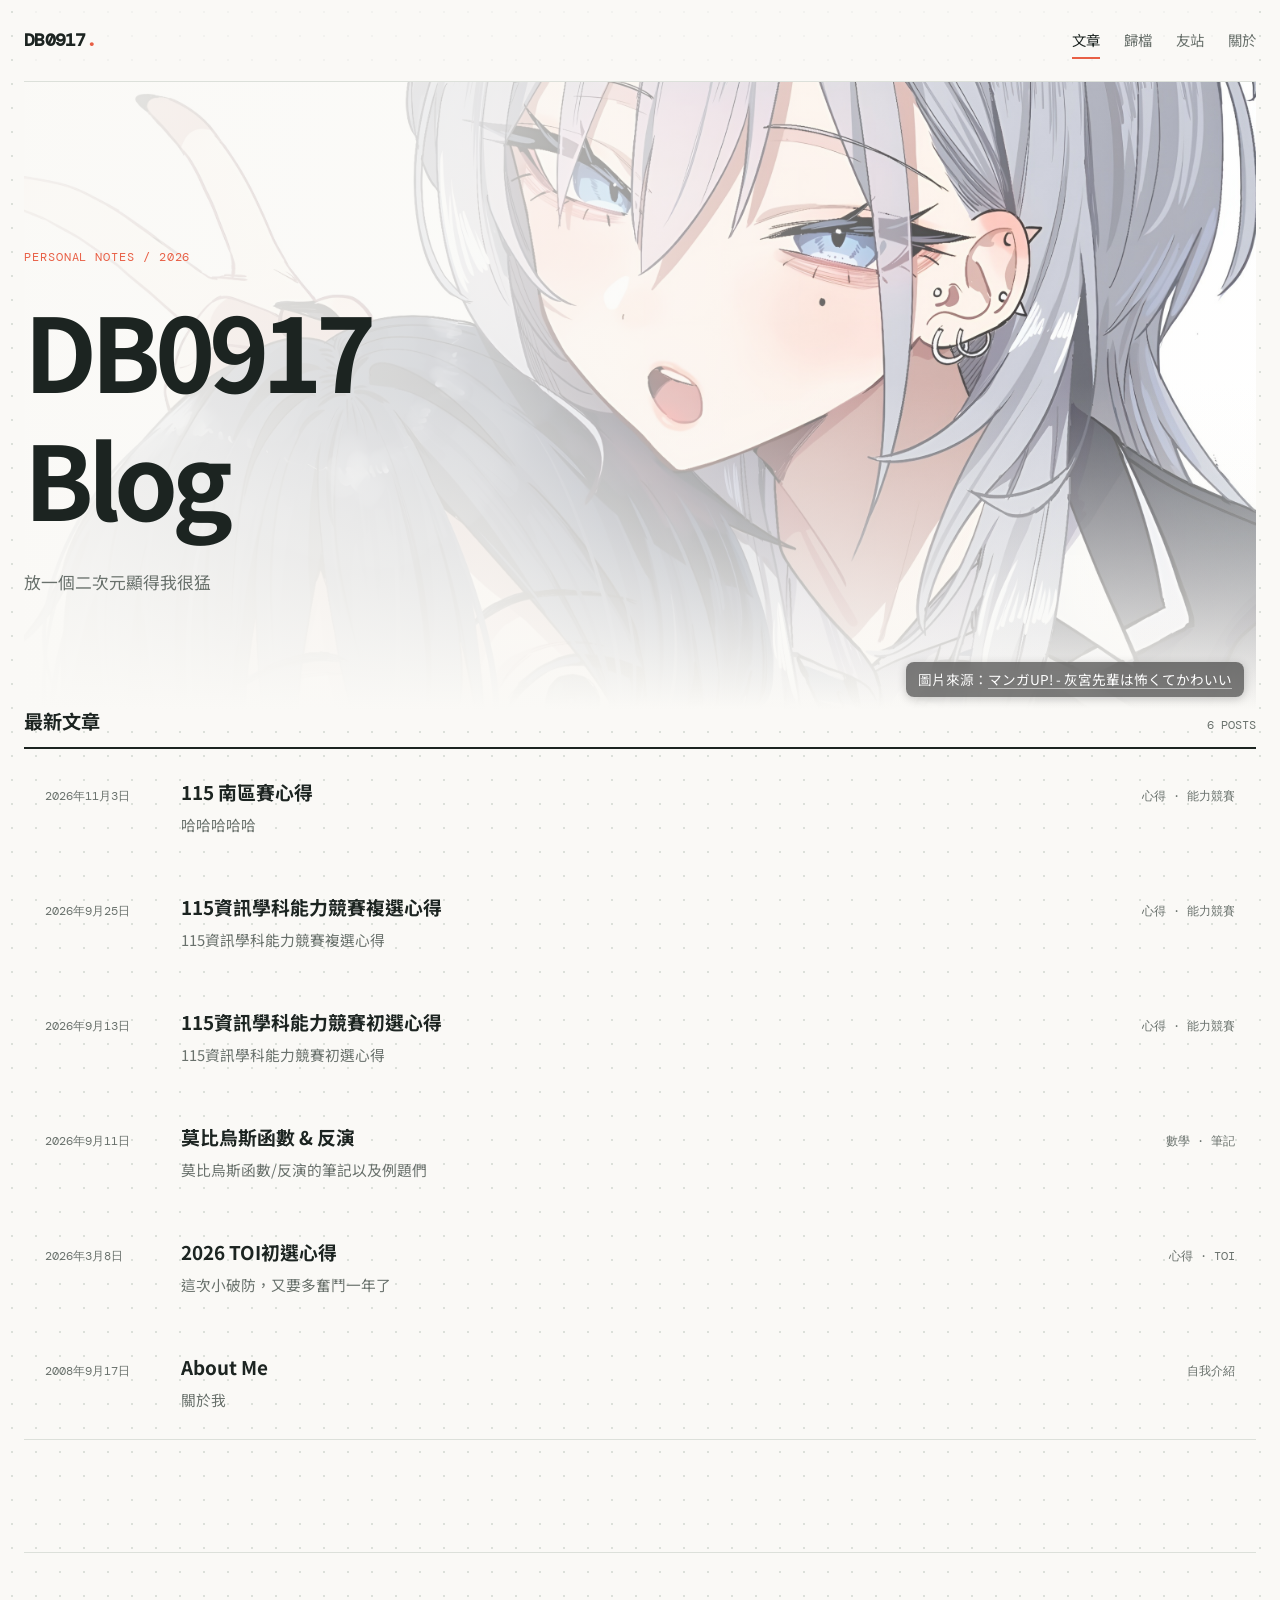
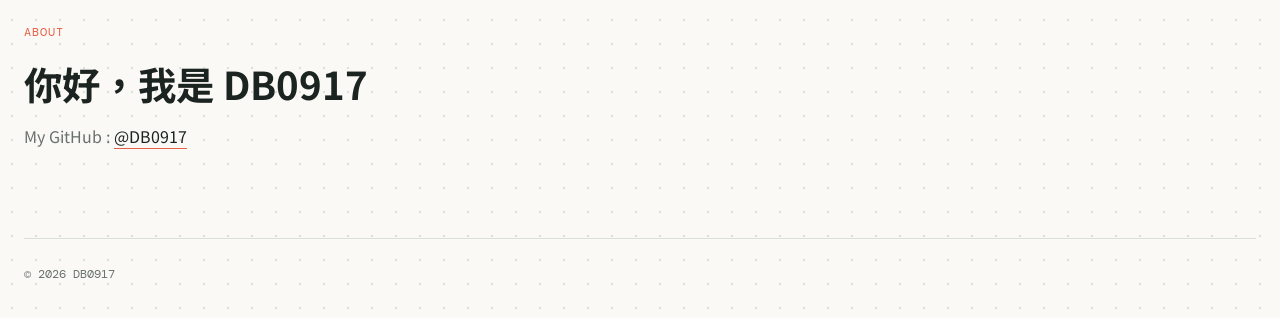
<file: index.html>
<!doctype html>
<html lang="zh-Hant" data-theme="light">
  <head>
    <meta charset="UTF-8" />
    <meta name="viewport" content="width=device-width, initial-scale=1.0" />
    <meta name="description" content="DB0917 的個人文章與筆記。" />
    <title>DB0917 | Blog</title>
    <script src="assets/js/theme.js"></script> 
    <link rel="preconnect" href="https://fonts.googleapis.com" />
    <link rel="preconnect" href="https://fonts.gstatic.com" crossorigin />
    <link href="https://fonts.googleapis.com/css2?family=DM+Mono&family=Noto+Sans+TC:wght@400;500;700&display=swap" rel="stylesheet" />
    <link rel="stylesheet" href="assets/css/style.css" />
    <link rel="stylesheet" href="assets/css/custom.css" />
  </head>
  <body>
    <header class="site-header">
      <a class="brand" href="./" aria-label="回到首頁">DB0917<span>.</span></a>
      <nav aria-label="主要導覽">
        <a class="is-active" href="./">文章</a>
        <a href="tags.html">歸檔</a>
        <a href="friends.html">友站</a>
        <a href="post.html?slug=welcome">關於</a>
        <!-- 若需啟用深色按鈕，將下方註解解除即可 -->
        <!--
        <button id="theme-toggle" class="theme-toggle" type="button" aria-label="切換夜間模式" title="切換夜間模式">
          <span aria-hidden="true" id="theme-icon">☾</span>
        </button> 
        -->
      </nav>
    </header>

    <main>
      <section class="intro" aria-labelledby="page-title">
        <p class="eyebrow">PERSONAL NOTES / 2026</p>
        <h1 id="page-title">DB0917<br />Blog</h1>
        <figure id="home-banner" class="banner banner-home" hidden>
          <img id="home-banner-image" alt="首頁橫幅圖片" />
        </figure>
        <p class="intro-copy">放一個二次元顯得我很猛</p>
      </section>

      <section class="posts-section" aria-labelledby="posts-title">
        <div class="section-heading">
          <h2 id="posts-title">最新文章</h2>
          <span id="post-count" aria-live="polite"></span>
        </div>
        <div id="post-list" class="post-list" aria-live="polite">
          <p class="loading">正在載入文章...</p>
        </div>
      </section>

      <section id="about" class="about" aria-labelledby="about-title">
        <p class="eyebrow">ABOUT</p>
        <h2 id="about-title">你好，我是 DB0917</h2>
        <p>My GitHub : <a href="https://github.com/DB0917" target="_blank" rel="noreferrer">@DB0917</a></p>
      </section>
    </main>

    <footer class="site-footer">
      <span>© <span id="year"></span> DB0917</span>
    </footer>
    <script src="assets/js/custom.js"></script>
    <script src="assets/js/main.js?v=20261123-1"></script>
  </body>
</html>
</file>
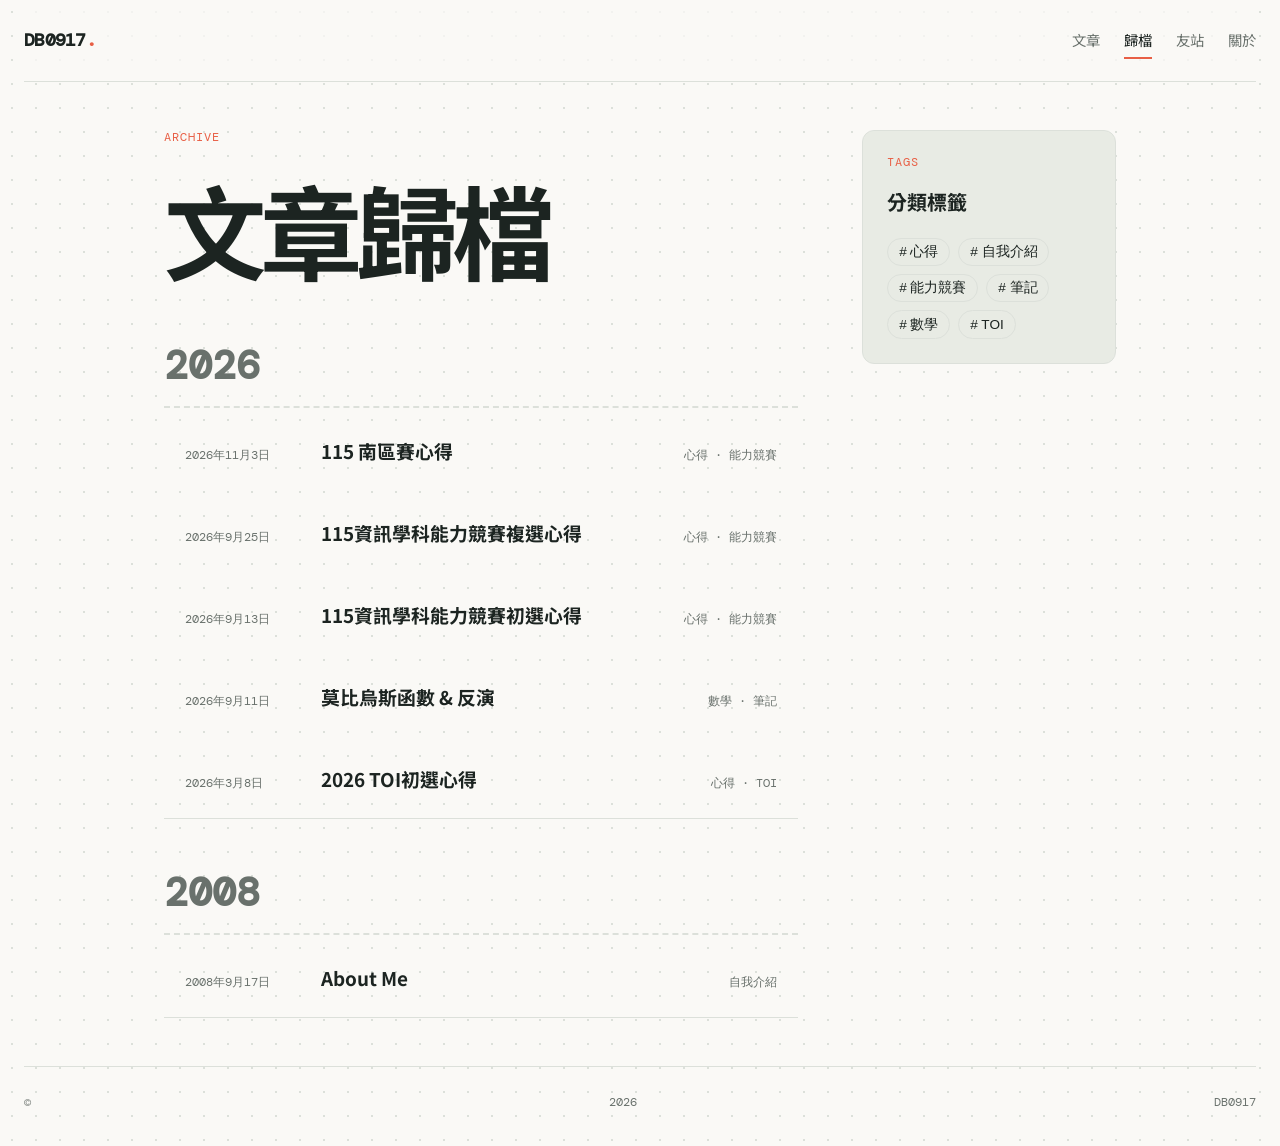
<file: tags.html>
<!doctype html>
<html lang="zh-Hant" data-theme="light">
  <head>
    <meta charset="UTF-8" />
    <meta name="viewport" content="width=device-width, initial-scale=1.0" />
    <meta name="description" content="DB0917 Blog 的文章歸檔與分類。" />
    <title>歸檔 | DB0917</title>
    <script src="assets/js/theme.js"></script>
    <link rel="preconnect" href="https://fonts.googleapis.com" />
    <link rel="preconnect" href="https://fonts.gstatic.com" crossorigin />
    <link href="https://fonts.googleapis.com/css2?family=DM+Mono&family=Noto+Sans+TC:wght@400;500;700&display=swap" rel="stylesheet" />
    <link rel="stylesheet" href="assets/css/style.css" />
    <link rel="stylesheet" href="assets/css/custom.css" />
  </head>
  <body>
    <header class="site-header">
      <a class="brand" href="./" aria-label="回到首頁">DB0917<span>.</span></a>
      <nav aria-label="主要導覽">
        <a href="./">文章</a>
        <a class="is-active" href="tags.html">歸檔</a>
        <a href="friends.html">友站</a>
        <a href="post.html?slug=welcome">關於</a>
      </nav>
    </header>

    <main class="archive-shell">
      <div class="archive-container">
        <section class="archive-timeline-section" aria-labelledby="archive-title">
          <p class="eyebrow">ARCHIVE</p>
          <h1 id="archive-title">文章歸檔</h1>
          <div id="archive-list" class="archive-list" aria-live="polite">
            <p class="loading">正在載入文章...</p>
          </div>
        </section>

        <aside class="archive-sidebar">
          <div class="sidebar-sticky">
            <p class="eyebrow">TAGS</p>
            <h2>分類標籤</h2>
            <div id="sidebar-tag-list" class="sidebar-tag-list">
              <p class="loading">載入中...</p>
            </div>
            <button id="reset-filter" class="reset-btn" style="display: none;">顯示所有文章</button>
          </div>
        </aside>
      </div>
    </main>

    <footer class="site-footer">© <span id="year"></span> DB0917</footer>
    <script src="assets/js/custom.js"></script>
    <script src="assets/js/main.js?v=20261123-1"></script>
  </body>
</html>
</file>
<file: assets/css/style.css>
:root {
  --paper: #faf9f6;
  --ink: #1c2421;
  --muted: #69716c;
  --line: #dce0da;
  --accent: #e85f45;
  --accent-glow: rgba(232, 95, 69, 0.2);
  --card-hover: #ffffff;
  --code-background: #e8ebe4;
  --display: "Noto Sans TC", sans-serif;
  --mono: "DM Mono", monospace;
  --page-width: 1680px;
  --nav-bg: rgba(250, 249, 246, 0.75);
}

:root[data-theme="dark"] {
  --paper: #0D1411;
  --ink: #edf1ea;
  --muted: #aeb7b0;
  --line: #37413c;
  --accent: #ff8b72;
  --accent-glow: rgba(255, 139, 114, 0.15);
  --card-hover: #151d19;
  --code-background: #2a3430;
  --nav-bg: rgba(13, 20, 17, 0.75);
}

/* =========================================
   1. 全域設定與防閃爍過渡
   ========================================= */
* { box-sizing: border-box; }
*, *::before, *::after {
  transition-property: background-color, color, border-color, box-shadow;
  transition-duration: 0.4s;
  transition-timing-function: ease;
}
html { scroll-behavior: smooth; }
body { 
  margin: 0; background: var(--paper); color: var(--ink); 
  font-family: var(--display); line-height: 1.7; 
  background-image: radial-gradient(var(--line) 1px, transparent 1px);
  background-size: 24px 24px;
  -webkit-font-smoothing: antialiased;
  -moz-osx-font-smoothing: grayscale;
}

::selection { background: var(--accent-glow); color: var(--accent); }
a { color: inherit; text-underline-offset: 0.2em; transition: color 0.2s ease; }

/* =========================================
   2. 版面與毛玻璃導覽列
   ========================================= */
.site-header, main, .site-footer { width: min(calc(100% - 48px), var(--page-width)); margin-inline: auto; }
.site-header { 
  position: sticky; top: 0; z-index: 100;
  display: flex; align-items: center; justify-content: space-between; 
  min-height: 82px; border-bottom: 1px solid var(--line); 
  background: var(--nav-bg); backdrop-filter: blur(12px); -webkit-backdrop-filter: blur(12px);
}
.brand { font: 700 1.15rem/1 var(--mono); text-decoration: none; letter-spacing: -0.04em; }
.brand span { color: var(--accent); }
nav, .header-actions { display: flex; align-items: center; gap: 24px; }
nav a, .back-link { color: var(--muted); font-size: 0.9rem; text-decoration: none; position: relative; }
nav a:hover, nav a.is-active, .back-link:hover { color: var(--ink); }
nav a::after {
  content: ''; position: absolute; width: 0; height: 2px;
  bottom: -6px; left: 0; background-color: var(--accent);
  transition: width 0.3s ease, background-color 0.4s ease;
}
nav a:hover::after, nav a.is-active::after { width: 100%; }

.theme-toggle { 
  width: 32px; height: 32px; padding: 0; 
  border: 1px solid var(--line); border-radius: 50%; 
  background: transparent; color: var(--ink); 
  cursor: pointer; font-size: 1rem; line-height: 1; 
  display: flex; align-items: center; justify-content: center;
  transition: background-color 0.4s ease, color 0.4s ease, border-color 0.4s ease, transform 0.3s cubic-bezier(0.4, 0, 0.2, 1); 
}
.theme-toggle:hover { border-color: var(--accent); color: var(--accent); transform: rotate(15deg) scale(1.1); }

@keyframes fadeUp {
  from { opacity: 0; transform: translateY(20px); }
  to { opacity: 1; transform: translateY(0); }
}

/* =========================================
   3. 首頁介紹與橫幅
   ========================================= */
.intro { position: relative; isolation: isolate; overflow: hidden; padding: clamp(72px, 13vw, 144px) 0 88px; animation: fadeUp 0.8s ease-out forwards; }
.intro > :not(.banner-home) { position: relative; z-index: 2; }
.intro.has-banner { padding: clamp(88px, 15vw, 168px) 0 112px; color: var(--ink); }
.intro.has-banner .intro-copy { color: var(--muted); }
.intro.has-banner .eyebrow { color: var(--accent); }
.eyebrow { margin: 0 0 18px; color: var(--accent); font: 0.72rem/1.4 var(--mono); letter-spacing: 0.08em; }
h1, h2, h3 { line-height: 1.25; }
h1 { max-width: 680px; margin: 0; font-size: clamp(3rem, 8vw, 6.7rem); font-weight: 700; letter-spacing: -0.06em; color: var(--ink); }
.intro-copy { max-width: 420px; margin: 28px 0 0; color: var(--muted); font-size: 1.05rem; }

.banner { width: 100%; margin: 28px 0 0; overflow: hidden; background: var(--code-background); border-radius: 4px; }
.banner-home { position: absolute; inset: 0; z-index: 0; height: 100%; max-width: none; margin: 0; border-radius: 0; background: #202724; }
.banner-home img { display: block; width: 100%; height: 100%; object-fit: cover; }
.banner-home::after {
  content: ""; position: absolute; inset: 0; z-index: 1; pointer-events: none;
  background: linear-gradient(90deg, rgba(250, 249, 246, 0.94) 0%, rgba(250, 249, 246, 0.78) 38%, rgba(250, 249, 246, 0.32) 72%, rgba(250, 249, 246, 0.08) 100%), linear-gradient(180deg, transparent 48%, var(--paper) 100%);
}
:root[data-theme="dark"] .banner-home::after {
  background: linear-gradient(90deg, rgba(13, 20, 17, 0.88) 0%, rgba(13, 20, 17, 0.7) 38%, rgba(13, 20, 17, 0.28) 72%, rgba(13, 20, 17, 0.06) 100%), linear-gradient(180deg, transparent 48%, var(--paper) 100%);
}
:root[data-theme="dark"] .intro.has-banner { color: #fff; }
:root[data-theme="dark"] .intro.has-banner .intro-copy { color: rgba(255, 255, 255, 0.84); }
:root[data-theme="dark"] .intro.has-banner .eyebrow { color: #fff; }

/* =========================================
   4. 文章列表與動態卡片
   ========================================= */
.posts-section { padding: 0 0 112px; animation: fadeUp 0.8s ease-out 0.2s backwards; }
.section-heading { display: flex; justify-content: space-between; align-items: baseline; padding-bottom: 14px; border-bottom: 2px solid var(--ink); }
.section-heading h2 { margin: 0; font-size: 1.2rem; }
#post-count { color: var(--muted); font: 0.75rem var(--mono); }
.post-list { border-bottom: 1px solid var(--line); display: flex; flex-direction: column; gap: 4px; padding-top: 4px; }

.post-card { 
  display: grid; grid-template-columns: 112px 1fr auto; gap: 24px; align-items: baseline; 
  padding: 26px 20px; border: 1px solid transparent; border-radius: 8px; text-decoration: none; position: relative;
  transition: background-color 0.4s ease, border-color 0.4s ease, box-shadow 0.4s ease, transform 0.3s cubic-bezier(0.4, 0, 0.2, 1); 
}
.post-card::before {
  content: ''; position: absolute; left: 0; top: 25%; bottom: 25%; width: 3px;
  background: var(--accent); border-radius: 4px;
  transform: scaleY(0); transition: transform 0.3s ease, background-color 0.4s ease;
}
.post-card:hover { 
  background: var(--card-hover); border-color: var(--line);
  transform: translateX(8px); box-shadow: 0 10px 30px rgba(0,0,0,0.02);
}
:root[data-theme="dark"] .post-card:hover { box-shadow: 0 10px 30px rgba(0,0,0,0.2); }
.post-card:hover::before { transform: scaleY(1); }

.post-date, .post-tags { color: var(--muted); font: 0.72rem var(--mono); }
.post-card h3 { margin: 0; font-size: 1.18rem; transition: color 0.2s ease; }
.post-card:hover h3 { color: var(--accent); }
.post-card p { grid-column: 2; margin: -16px 0 0; color: var(--muted); font-size: 0.92rem; }
.post-tags { text-align: right; }

/* =========================================
   5. 友站列表
   ========================================= */
.friends-shell { padding: clamp(64px, 10vw, 120px) 0 112px; animation: fadeUp 0.8s ease-out forwards; }
.friends-intro { max-width: 680px; margin-bottom: clamp(52px, 8vw, 88px); }
.friends-intro h1 { font-size: clamp(3rem, 7vw, 5.6rem); }
.friends-intro > p:last-child { max-width: 510px; margin: 24px 0 0; color: var(--muted); font-size: 1.05rem; }
.friends-list { display: grid; grid-template-columns: repeat(2, minmax(0, 1fr)); gap: 12px; padding-top: 16px; }
.friend-card { position: relative; min-height: 210px; padding: 30px; border: 1px solid var(--line); border-radius: 8px; background: color-mix(in srgb, var(--paper) 88%, transparent); color: var(--ink); text-decoration: none; overflow: hidden; transition: transform 0.3s cubic-bezier(0.4, 0, 0.2, 1), background-color 0.4s ease, border-color 0.4s ease, box-shadow 0.4s ease; }
.friend-card::before { content: ""; position: absolute; inset: auto -20% -55% auto; width: 180px; height: 180px; border-radius: 50%; background: var(--accent-glow); transition: transform 0.4s ease; }
.friend-card:hover { transform: translateY(-6px); border-color: var(--accent); background: var(--card-hover); box-shadow: 0 14px 34px rgba(0, 0, 0, 0.08); }
.friend-card:hover::before { transform: scale(1.35); }
.friend-profile { position: relative; display: flex; align-items: center; gap: 16px; min-height: 82px; padding-right: 36px; }
.friend-avatar { position: relative; display: grid; flex: 0 0 68px; width: 68px; height: 68px; place-items: center; overflow: hidden; border: 1px solid var(--line); border-radius: 50%; background: var(--code-background); color: var(--accent); font: 1.35rem/1 var(--mono); }
.friend-avatar img { position: absolute; inset: 0; width: 100%; height: 100%; object-fit: cover; background: var(--code-background); }
.friend-card-title { position: relative; margin: 0; font-size: 1.45rem; }
.friend-card-subtitle { position: relative; margin: 5px 0 0; color: var(--muted); font-size: 0.94rem; }
.friend-card-url { position: absolute; right: 30px; bottom: 26px; left: 30px; margin: 0; color: var(--muted); font: 0.72rem var(--mono); overflow-wrap: anywhere; }
.friend-card-mark { position: absolute; top: 26px; right: 28px; color: var(--accent); font: 1.4rem/1 var(--mono); transition: transform 0.3s ease; }
.friend-card:hover .friend-card-mark { transform: translate(3px, -3px); }
.friends-empty { grid-column: 1 / -1; margin: 0; padding: 48px 0; color: var(--muted); border-bottom: 1px solid var(--line); }

/* =========================================
   6. 關於區塊與 Footer
   ========================================= */
.about { padding: 72px 0; border-top: 1px solid var(--line); animation: fadeUp 0.8s ease-out 0.4s backwards; }
.about h2 { margin: 0 0 14px; font-size: clamp(1.7rem, 4vw, 2.4rem); }
.about p:not(.eyebrow) { color: var(--muted); }
.about a { color: var(--ink); border-bottom: 1px solid var(--accent); text-decoration: none; transition: color 0.2s ease, background 0.2s ease;}
.about a:hover { color: var(--accent); background: var(--accent-glow); }
.site-footer { padding: 28px 0 36px; border-top: 1px solid var(--line); color: var(--muted); font: 0.72rem var(--mono); display: flex; justify-content: space-between; }
.loading, .error { padding: 32px 0; color: var(--muted); }
.error { color: var(--accent); }

/* =========================================
   6. 文章內頁與橫幅修正 (無縫貼頂)
   ========================================= */
.article-shell { width: min(calc(100% - 48px), 1680px); padding: clamp(58px, 9vw, 104px) 0; }
.article-header { position: relative; isolation: isolate; margin-bottom: 56px; }
.article-header > :not(.article-banner) { position: relative; z-index: 2; }

/* 利用負邊距抵銷外層 padding，讓橫幅貼齊上方 */
.article-header.has-banner {
  margin-top: calc(-1 * clamp(58px, 9vw, 104px)); 
  margin-bottom: 3rem;
  padding: 0;
  display: block; 
}

/* 橫幅圖片區塊設定 */
.article-header.has-banner .article-banner {
  width: 100%;
  max-height: 500px;
  margin: 0;
  border-radius: 0 0 16px 16px; /* 只保留下方圓角 */
  position: relative;
  overflow: hidden;
}

.article-banner img {
  width: 100%;
  height: 100%;
  object-fit: cover;
  object-position: top center !important; 
  display: block;
}

/* 替文章橫幅加上與首頁完全相同的雙重漸層 (左側漸淡 + 底部融合) */
.article-header.has-banner .article-banner::after {
  content: ""; 
  position: absolute; 
  inset: 0; 
  z-index: 1; 
  pointer-events: none;
  background: 
    linear-gradient(90deg, rgba(250, 249, 246, 0.94) 0%, rgba(250, 249, 246, 0.78) 38%, rgba(250, 249, 246, 0.32) 72%, rgba(250, 249, 246, 0.08) 100%), 
    linear-gradient(180deg, transparent 48%, var(--paper) 100%);
}

/* 支援深色模式的雙重漸層 */z
:root[data-theme="dark"] .article-header.has-banner .article-banner::after {
  background: 
    linear-gradient(90deg, rgba(13, 20, 17, 0.88) 0%, rgba(13, 20, 17, 0.7) 38%, rgba(13, 20, 17, 0.28) 72%, rgba(13, 20, 17, 0.06) 100%), 
    linear-gradient(180deg, transparent 48%, var(--paper) 100%);
}

/* 橫幅出處毛玻璃標籤 */
.banner-credit {
  position: absolute;
  bottom: 12px;
  right: 12px;
  background: rgba(0, 0, 0, 0.5);
  backdrop-filter: blur(8px);
  -webkit-backdrop-filter: blur(8px);
  color: rgba(255, 255, 255, 0.95);
  padding: 6px 12px;
  border-radius: 8px;
  font-size: 0.85rem;
  z-index: 10;
  box-shadow: 0 2px 10px rgba(0,0,0,0.2);
}
.banner-credit a { color: #fff; text-decoration: underline; text-decoration-color: rgba(255, 255, 255, 0.5); transition: all 0.2s ease; }
.banner-credit a:hover { color: var(--accent); text-decoration-color: var(--accent); }

/* 文章標題區塊與圖片的安全距離 */
.article-header.has-banner .article-header-text {
  /* 把原本的 padding-top: 2rem 改成 0 */
  padding-top: 0; 
  /* 加入負邊距把整個標題區塊往上拉 */
  margin-top: -15rem; 
  color: var(--ink);
  /* 確保文字不會被圖片蓋住 */
  position: relative; 
  z-index: 2; 
}
:root[data-theme="dark"] .article-header.has-banner .article-header-text { color: #fff; }

.article-meta { color: var(--muted); font: 0.72rem var(--mono); }
.article h1 { margin-top: 20px; font-size: clamp(2.4rem, 6vw, 4.8rem); }
.article-lead { margin: 35px 0 0; color: var(--muted); font-size: 1.1rem; }

/* =========================================
   7. 文章內容排版 (Typography)
   ========================================= */
.article-content { font-size: 1.2rem; }
.article-content h2 { margin: 3.4rem 0 1rem; font-size: 1.65rem; }
.article-content h3 { margin: 2.4rem 0 0.8rem; font-size: 1.25rem; }
.article-content p, .article-content ul, .article-content ol { margin: 0 0 1.25rem; }
.article-content li + li { margin-top: 0.35rem; }
.article-content blockquote { margin: 2rem 0; padding: 4px 0 4px 22px; border-left: 3px solid var(--accent); color: var(--muted); }
.article-content hr { margin: 2.75rem 0; border: 0; border-top: 1px solid var(--line); }
.article-content img { display: block; max-width: 100%; height: auto; margin: 2rem auto; }

/* Callout 區塊 */
.markdown-callout { margin: 2rem 0; padding: 18px 22px; border-left: 4px solid; border-radius: 4px; background: var(--code-background); }
.markdown-callout > :last-child { margin-bottom: 0; }
.markdown-callout-title { margin: 0 0 8px; font-weight: 700; font-size: 1.2rem;}
.markdown-callout-success { border-color: #3c8a5a; background: #e8f4eb; }
.markdown-callout-info { border-color: #3074b8; background: #e7f1fb; }
.markdown-callout-warning { border-color: #b7791f; background: #fdf4df; }
.markdown-callout-danger { border-color: #bc3f3f; background: #fbeaea; }
.markdown-callout-note { border-color: #747982; background: #eff0f2; }

/* 出處 Callout ::: cite */
.markdown-callout-cite { border-left: 4px solid var(--accent); background-color: var(--code-background); padding: 1rem 1.2rem; border-radius: 0 8px 8px 0; margin: 1.5rem 0; }
.markdown-callout-cite .markdown-callout-title { font-weight: 700; color: var(--accent); margin-bottom: 0.4rem; font-size: 0.9rem; }
.article-content blockquote p.quote-cite { text-align: right; font-size: 0.88rem; color: var(--muted); margin-top: 0.5rem; font-style: normal; }

/* =========================================
   8. 程式碼區塊美化 (Mac OS Window Style)
   ========================================= */
.article-content pre {
  position: relative; overflow-x: auto; padding: 46px 20px 20px; margin: 2.5rem 0;
  background-color: #f4f6f3; color: #171c1a; border: 1px solid var(--line); border-radius: 12px;
  font-size: 0.92rem; line-height: 1.6; box-shadow: 0 8px 24px rgba(0, 0, 0, 0.04);
  background-image: 
    radial-gradient(circle at 20px 24px, #ff5f56 6px, transparent 6.5px),
    radial-gradient(circle at 40px 24px, #ffbd2e 6px, transparent 6.5px),
    radial-gradient(circle at 60px 24px, #27c93f 6px, transparent 6.5px);
  background-repeat: no-repeat;
}
:root[data-theme="dark"] .article-content pre { background-color: #111714; color: #e0e6e2; box-shadow: 0 12px 30px rgba(0, 0, 0, 0.2); }
.article-content pre::-webkit-scrollbar { height: 8px; }
.article-content pre::-webkit-scrollbar-track { background: transparent; }
.article-content pre::-webkit-scrollbar-thumb { background: var(--line); border-radius: 4px; }
.article-content pre::-webkit-scrollbar-thumb:hover { background: var(--muted); }
.article-content code { font-family: var(--mono); }

.article-content :not(pre) > code {
  padding: 0.15em 0.4em; background-color: var(--code-background); color: var(--accent); 
  font-weight: 500; border-radius: 6px; font-size: 0.88em; border: 1px solid var(--line);
  box-decoration-break: clone; -webkit-box-decoration-break: clone;
}

/* 防暴雷 (Spoiler Text) */
.article-content .spoiler { background-color: var(--ink); color: var(--ink); border-radius: 4px; padding: 0.1em 0.35em; margin: 0 0.15em; cursor: pointer; user-select: none; transition: background-color 0.2s ease, color 0.2s ease; }
.article-content .spoiler:hover, .article-content .spoiler:focus, .article-content .spoiler:active { background-color: var(--code-background); color: var(--ink); user-select: text; }

/* =========================================
   9. RWD & 頁面過渡動畫
   ========================================= */
@media (max-width: 620px) {
  .site-header, main, .site-footer { width: min(calc(100% - 32px), var(--page-width)); }
  .site-header { min-height: 66px; }
  nav, .header-actions { gap: 14px; }
  nav a, .back-link { font-size: 0.82rem; }
  .post-card { grid-template-columns: 1fr auto; gap: 7px 16px; padding: 22px 12px; }
  .post-card h3 { grid-column: 1 / -1; grid-row: 1; }
  .post-date, .post-tags { grid-row: 2; }
  .post-card p { grid-column: 1 / -1; margin: 3px 0 0; }
  .article-shell { width: min(calc(100% - 32px), 760px); }
  .tags-shell { width: min(calc(100% - 32px), 900px); }
  .friends-list { grid-template-columns: 1fr; }
  .friend-card { min-height: 190px; padding: 24px; }
  .friend-card-url { right: 24px; bottom: 21px; left: 24px; }
}

@view-transition { navigation: auto; }
body { animation: pageFadeIn 0.5s ease-out forwards; }
body.is-leaving { animation: pageFadeOut 0.4s cubic-bezier(0.4, 0, 0.2, 1) forwards; }
@keyframes pageFadeIn { from { opacity: 0; } to { opacity: 1; } }
@keyframes pageFadeOut { from { opacity: 1; transform: translateY(0) scale(1); } to { opacity: 0; transform: translateY(-10px) scale(0.98); } }
</file>
<file: assets/css/custom.css>
/* =========================================
   自訂樣式庫 (Custom Styles)
   ========================================= */

/* 歸檔頁面外層容器 */
.archive-shell {
  max-width: var(--max-width, 1000px);
  margin: 0 auto;
  padding: 3rem 1.5rem;
}

.archive-container {
  display: grid;
  grid-template-columns: 1fr;
  gap: 3rem;
}

/* 桌面版雙欄佈局：左側文章 (2.5) / 右側標籤 (1) */
@media (min-width: 800px) {
  .archive-container {
    grid-template-columns: 2.5fr 1fr;
    gap: 4rem;
  }
}

/* 年份時間軸標題 */
.archive-year {
  font-family: var(--mono);
  font-size: 2.5rem;
  font-weight: 700;
  color: var(--muted);
  margin: 3rem 0 0rem;
  border-bottom: 2px dashed var(--line);
  padding-bottom: 1rem;
}
.archive-year:first-child { 
  margin-top: 1; 
}

/* =========================================
   歸檔頁面：側邊欄與標籤
   ========================================= */
.sidebar-sticky {
  position: sticky;
  top: 6rem; /* 配合導覽列高度，滑動時吸附在頂部 */
  background: var(--code-background);
  padding: 1.5rem;
  border-radius: 12px;
  border: 1px solid var(--line);
}

.sidebar-sticky h2 { 
  margin-top: 0.5rem; 
  margin-bottom: 1.5rem; 
  font-size: 1.25rem; 
}

.sidebar-tag-list {
  display: flex;
  flex-wrap: wrap;
  gap: 0.5rem;
}

.sidebar-tag {
  padding: 0.3em 0.8em;
  background: transparent;
  border: 1px solid var(--line);
  border-radius: 20px;
  color: var(--ink);
  font-size: 0.85rem;
  cursor: pointer;
  transition: all 0.2s ease;
}

.sidebar-tag:hover, 
.sidebar-tag.is-active {
  border-color: var(--accent);
  color: var(--accent);
  background: var(--code-background);
}

/* 重置篩選按鈕 */
.reset-btn {
  margin-top: 1.5rem;
  width: 100%;
  padding: 0.5rem;
  background: transparent;
  border: 1px solid var(--muted);
  color: var(--muted);
  border-radius: 6px;
  cursor: pointer;
  transition: all 0.2s;
}
.reset-btn:hover { 
  background: var(--line); 
  color: var(--ink); 
}
</file>
